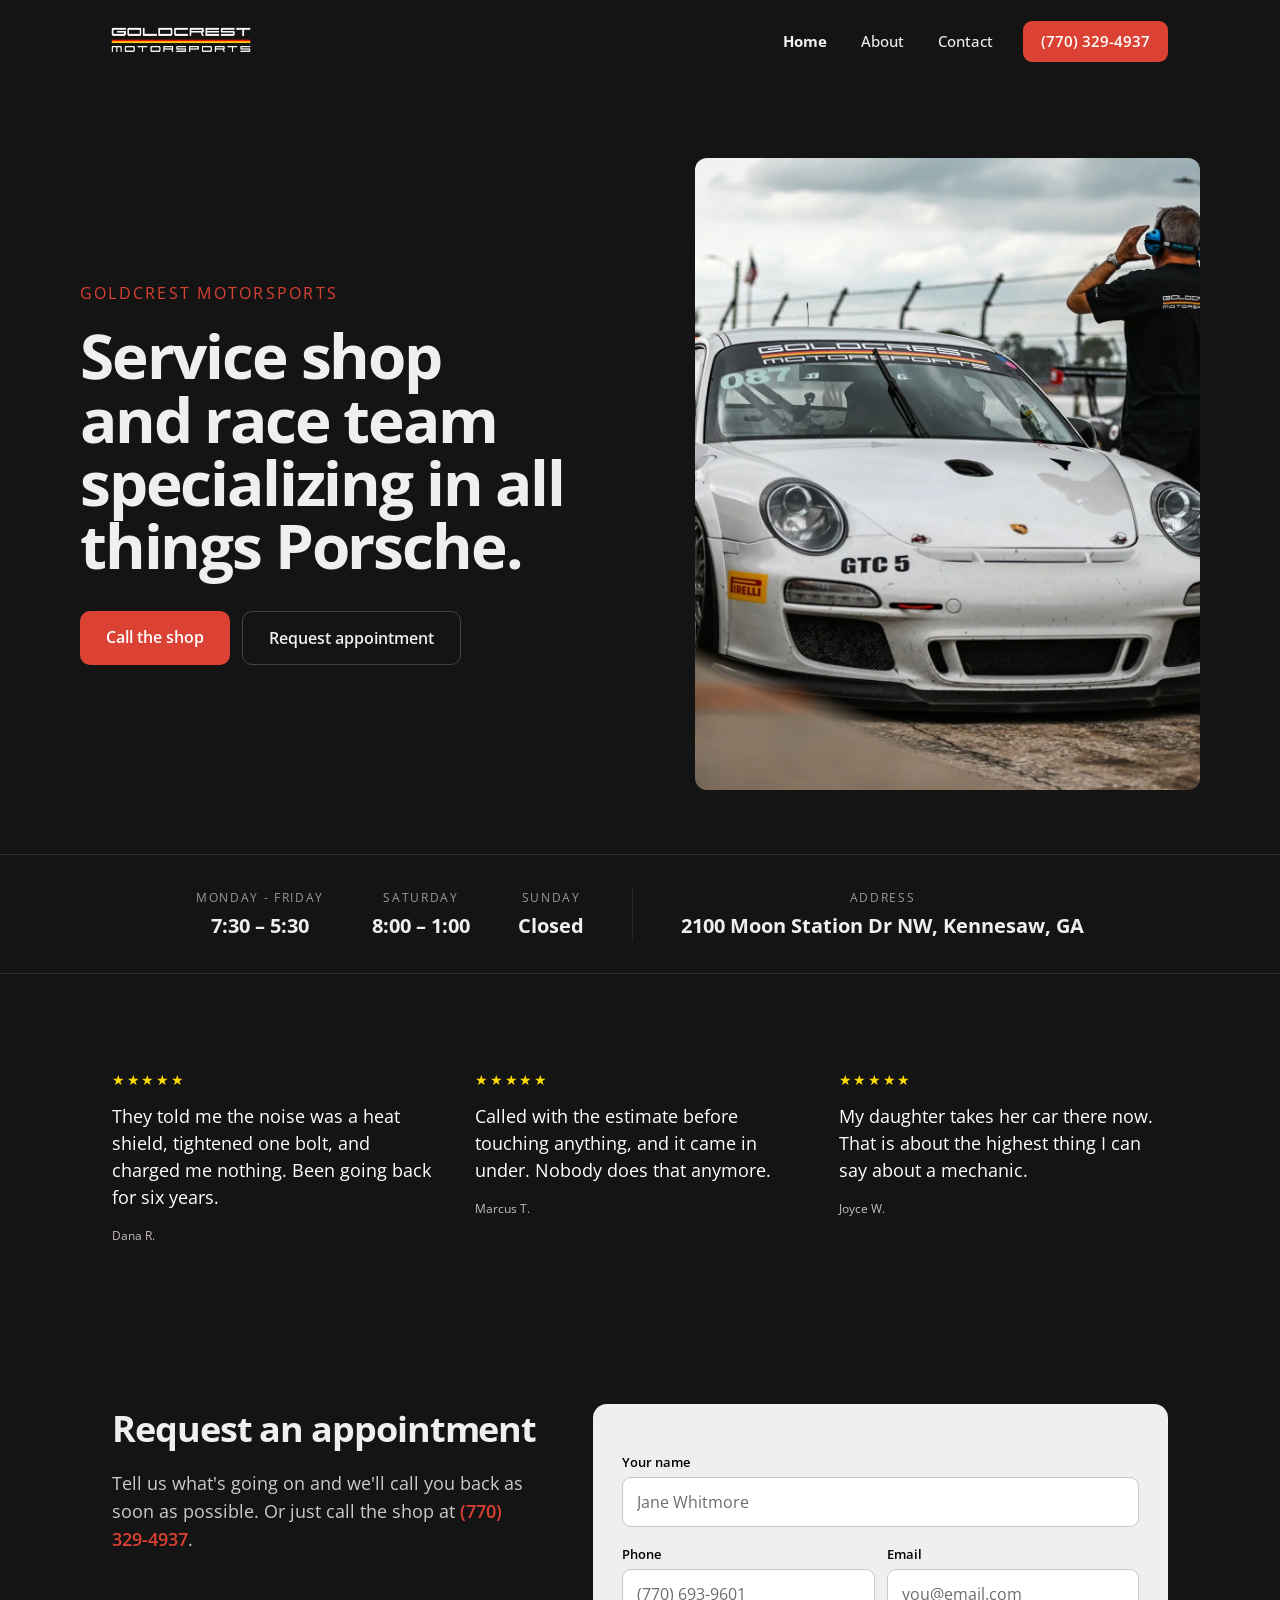
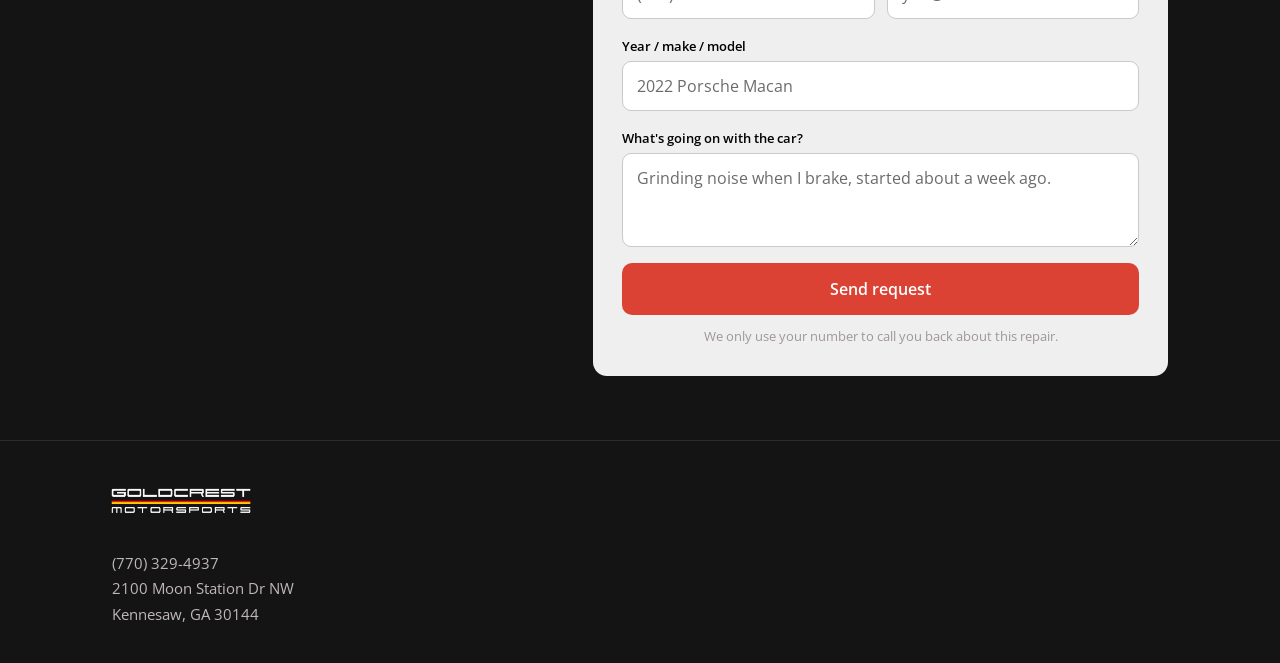
<file: index.html>
<!DOCTYPE html>
<html lang="en">
<head>
<meta charset="utf-8">
<meta name="viewport" content="width=device-width, initial-scale=1">
<title>Goldcrest Motorsports</title>
<!-- <meta name="description" content="Family-run auto repair shop in Kennesaw, GA since 1998. Oil changes, brakes, tires, diagnostics, and more — honest work, done right the first time."> -->
<link rel="preconnect" href="https://fonts.googleapis.com">
<link rel="preconnect" href="https://fonts.gstatic.com" crossorigin>
<link href="https://fonts.googleapis.com/css2?family=Open+Sans:wght@300;400;500;600;700;800&display=swap" rel="stylesheet">
<link rel="stylesheet" href="styles.css">
</head>
<body>

<header class="site-header">
  <div class="wrap">
    <a href="index.html" class="brand" style="color:inherit">
      <span class="brand-mark"></span>
      <img src="logo.png" alt="Goldcrest Motorsports" class="brand-logo">
    </a>
    <nav class="main-nav">
      <a class="nav-link" href="index.html" aria-current="page">Home</a>
      <a class="nav-link" href="about.html">About</a>
      <a class="nav-link" href="contact.html">Contact</a>
      <a class="nav-call" href="tel:7703294937">(770) 329-4937</a>
    </nav>
  </div>
</header>

<main>

  <section class="wrap hero">
    <div class="hero-content">
      <div class="eyebrow hero-eyebrow">GOLDCREST MOTORSPORTS</div>
      <h1>Service shop and race team specializing in all things Porsche.</h1>
      <!-- <p class="hero-lede">We're a neighborhood shop, not a chain. Two ASE‑certified techs, a clean bay, and a straight answer about what your car actually needs — and what it doesn't.</p> -->
      <div class="hero-actions">
        <a href="tel:7703294937" class="btn btn-primary">Call the shop</a>
        <a href="contact.html" class="btn btn-outline">Request appointment</a>
      </div>
    </div>
    <div class="photo-placeholder hero-photo">
      <img src="header-image.webp" alt="Goldcrest Motorsports at race track">
    </div>
  </section>

  <section class="stats-band">
    <div class="wrap stats-grid">
      <div class="hours-right">
        <div class="hours-item">
          <div class="hours-day">Monday - Friday</div>
          <div class="hours-time">7:30 – 5:30</div>
        </div>
        <div class="hours-item">
          <div class="hours-day">Saturday</div>
          <div class="hours-time">8:00 – 1:00</div>
        </div>
        <div class="hours-item">
          <div class="hours-day">Sunday</div>
          <div class="hours-time">Closed</div>
        </div>
        <div class="stats-divider" aria-hidden="true"></div>
        <div class="hours-item">
          <div class="hours-day">Address</div>
          <div class="hours-time">2100 Moon Station Dr NW, Kennesaw, GA</div>
        </div>
      </div>
    </div>
  </section>

  <!-- <section class="section section-panel">
    <div class="wrap">
      <div class="section-head">
        <h2>What we service</h2>
      </div> -->
    <!-- <div class="services-grid">
      <div class="service-card">
        <div class="service-num">01</div>
        <div class="service-name">Oil &amp; fluids</div>
        <div class="service-blurb">Full-service change, filter, top-offs.</div>
      </div>
      <div class="service-card">
        <div class="service-num">02</div>
        <div class="service-name">Brakes</div>
        <div class="service-blurb">Pads, rotors, lines, fluid.</div>
      </div>
      <div class="service-card">
        <div class="service-num">03</div>
        <div class="service-name">Tires &amp; alignment</div>
        <div class="service-blurb">Mount, balance, four-wheel align.</div>
      </div>
      <div class="service-card">
        <div class="service-num">04</div>
        <div class="service-name">Engine diagnostics</div>
        <div class="service-blurb">Check-engine lights, no-starts.</div>
      </div>
      <div class="service-card">
        <div class="service-num">05</div>
        <div class="service-name">A/C &amp; heating</div>
        <div class="service-blurb">Recharge, leaks, blower motors.</div>
      </div>
      <div class="service-card">
        <div class="service-num">06</div>
        <div class="service-name">Suspension &amp; steering</div>
        <div class="service-blurb">Struts, bushings, tie rods.</div>
      </div>
      <div class="service-card">
        <div class="service-num">07</div>
        <div class="service-name">Transmission</div>
        <div class="service-blurb">Service, leaks, and repair.</div>
      </div>
      <div class="service-card">
        <div class="service-num">08</div>
        <div class="service-name">Batteries &amp; electrical</div>
        <div class="service-blurb">Batteries, alternators, wiring.</div>
      </div>
    </div>
  </section> -->

  <section class="reviews-band">
    <div class="wrap">
      <div>
        <div class="stars">★★★★★</div>
        <p class="quote">They told me the noise was a heat shield, tightened one bolt, and charged me nothing. Been going back for six years.</p>
        <div class="who">Dana R.</div>
      </div>
      <div>
        <div class="stars">★★★★★</div>
        <p class="quote">Called with the estimate before touching anything, and it came in under. Nobody does that anymore.</p>
        <div class="who">Marcus T.</div>
      </div>
      <div>
        <div class="stars">★★★★★</div>
        <p class="quote">My daughter takes her car there now. That is about the highest thing I can say about a mechanic.</p>
        <div class="who">Joyce W.</div>
      </div>
    </div>
  </section>

  <!-- <section class="split-section">
    <div class="wrap">
      <div>
        <h2>Drop by, or give us a ring.</h2>
        <p>2100 Moon Station Dr NW, Kennesaw, GA 30144. Street parking out front, and there's coffee in the waiting room.</p>
        <a href="contact.html" class="btn btn-primary">Get directions &amp; hours</a>
      </div>
      <div class="photo-placeholder storefront-photo">
      <img src="front-shop.webp" alt="Goldcrest Motorsports shop front">
      </div>
    </div>
  </section> -->

  <section class="appointment-section">
    <div class="wrap">
      <div>
        <h2>Request an appointment</h2>
        <p class="intro-text">Tell us what's going on and we'll call you back as soon as possible. Or just call the shop at <a href="tel:7703294937" style="font-weight:600">(770) 329-4937</a>.</p>
        <!-- <div class="hours-line">Mon – Fri 7:30 – 5:30 · Sat 8:00 – 1:00<br>2100 Moon Station Dr NW, Kennesaw, GA</div> -->
      </div>
      <div class="form-card">
        <form action="https://api.staticforms.xyz/submit" method="POST">
          <input type="hidden" name="accessKey" value="YOUR-STATICFORMS-ACCESS-KEY">
          <input type="hidden" name="subject" value="New appointment request — Goldcrest Motorsports">
          <input type="hidden" name="replyTo" value="@">
          <input type="hidden" name="redirectTo" value="https://your-domain.com/thank-you.html">
          <input type="text" name="honeypot" value="" class="honeypot" autocomplete="off" tabindex="-1">
          <div class="form-grid">
            <label class="form-field span-2">
              <span>Your name</span>
              <input type="text" name="name" required placeholder="Jane Whitmore">
            </label>
            <label class="form-field">
              <span>Phone</span>
                <input type="tel" name="phone" required placeholder="(770) 693-9601">
            </label>
            <label class="form-field">
              <span>Email</span>
              <input type="email" name="email" placeholder="you@email.com">
            </label>
            <label class="form-field span-2">
              <span>Year / make / model</span>
              <input type="text" name="vehicle" placeholder="2022 Porsche Macan">
            </label>
            <label class="form-field span-2">
              <span>What's going on with the car?</span>
              <textarea name="message" rows="3" placeholder="Grinding noise when I brake, started about a week ago."></textarea>
            </label>
          </div>
          <button type="submit" class="btn btn-primary form-submit">Send request</button>
          <p class="form-note">We only use your number to call you back about this repair.</p>
        </form>
      </div>
    </div>
  </section>

</main>

<footer class="site-footer">
  <div class="wrap">
  <img src="logo.png" alt="Goldcrest Motorsports" class="brand-logo">
  <div class="footer-shop">
    <div class="footer-phone"><a href="tel:7703294937">(770) 329-4937</a></div>
    <div class="footer-address">2100 Moon Station Dr NW<br>Kennesaw, GA 30144</div>
  </div>
  </div>
</footer>

</body>
</html>
</file>
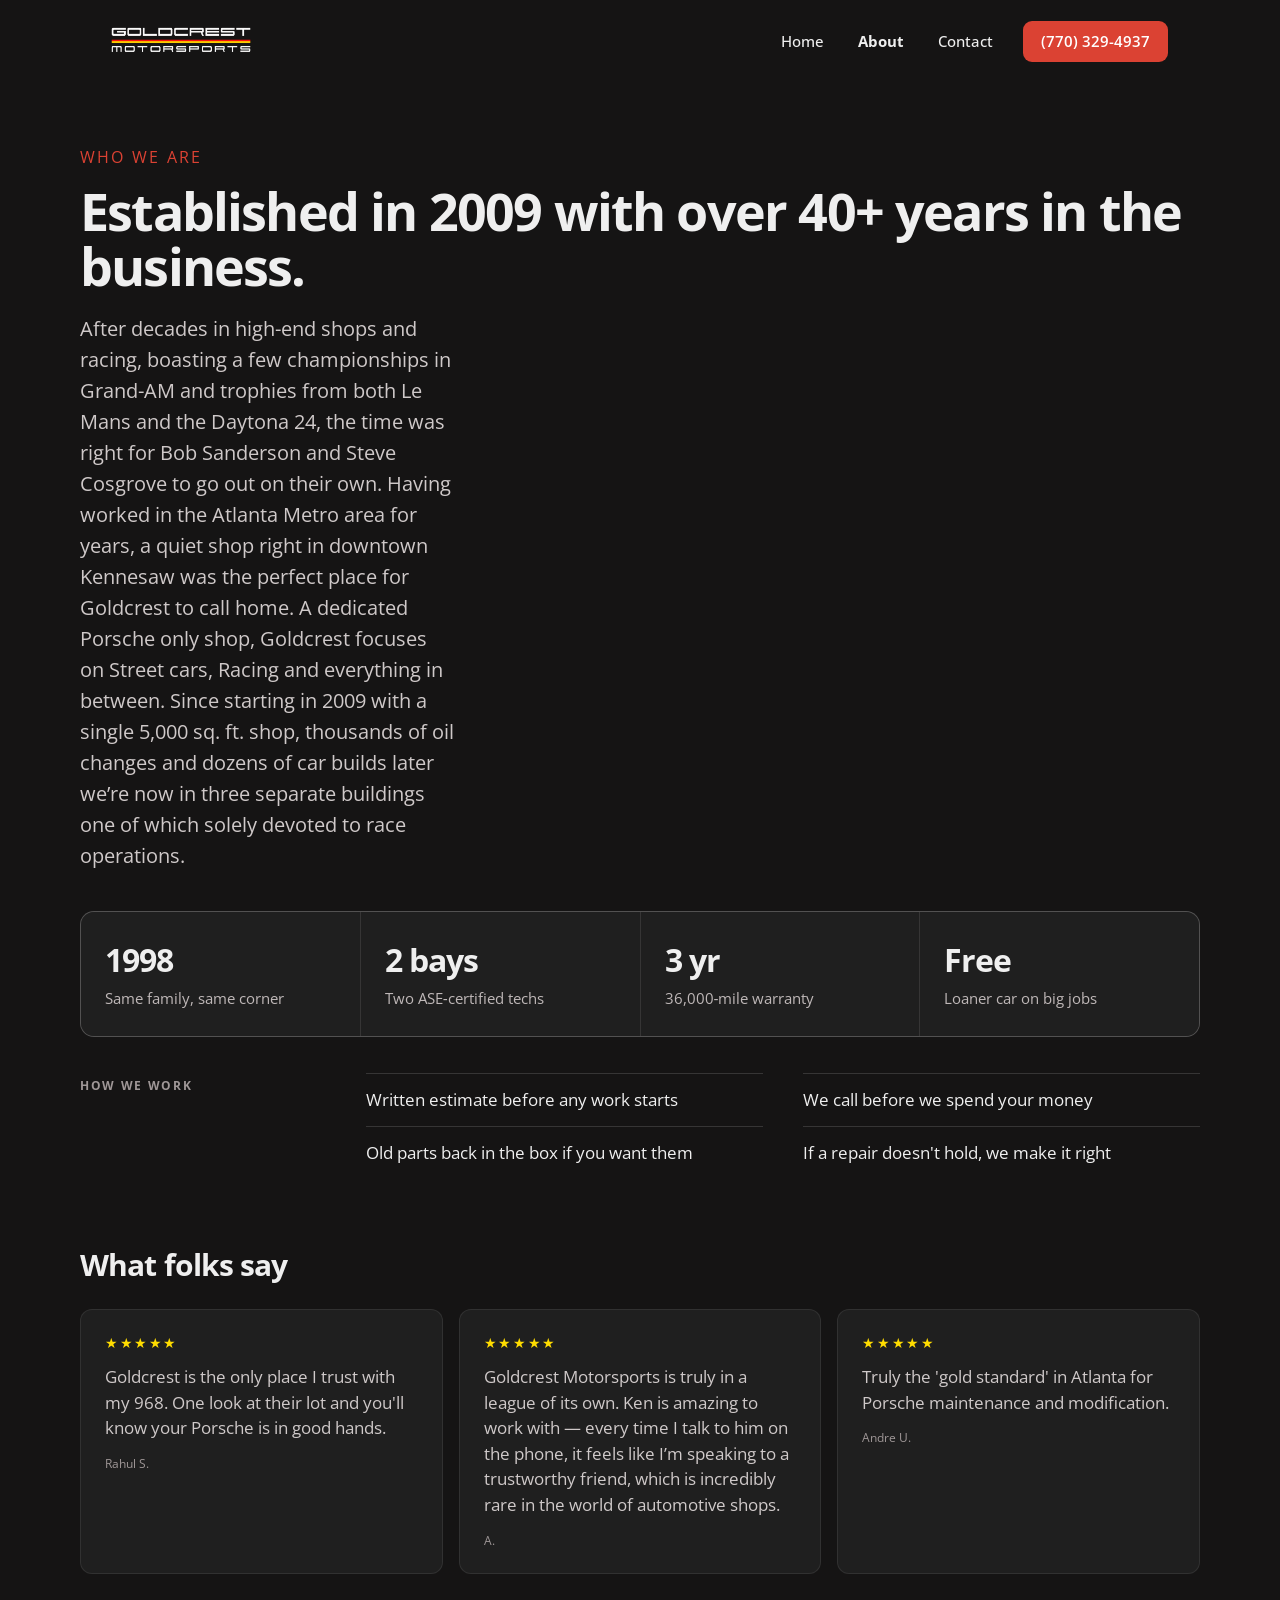
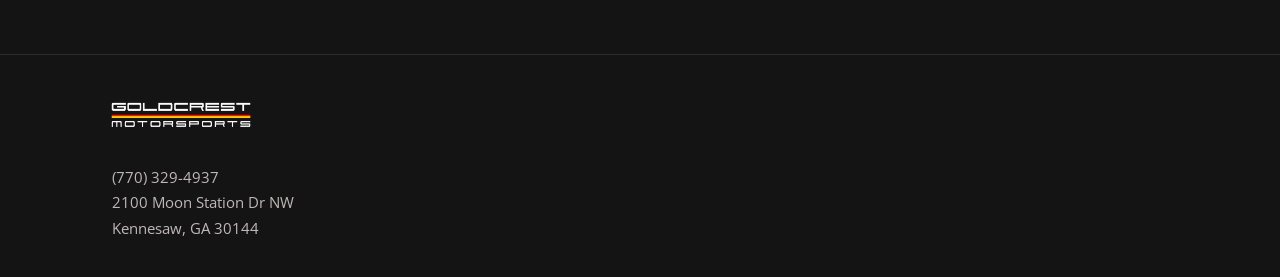
<file: about.html>
<!DOCTYPE html>
<html lang="en">
<head>
<meta charset="utf-8">
<meta name="viewport" content="width=device-width, initial-scale=1">
<title>About — Goldcrest Motorsports</title>
<meta name="description" content="A two-bay auto shop on the corner of Ridgeline and 4th. Family-run since 1998, two ASE-certified techs, no upsell.">
<link rel="preconnect" href="https://fonts.googleapis.com">
<link rel="preconnect" href="https://fonts.gstatic.com" crossorigin>
<link href="https://fonts.googleapis.com/css2?family=Open+Sans:wght@300;400;500;600;700;800&display=swap" rel="stylesheet">
<link rel="stylesheet" href="styles.css">
</head>
<body>

<header class="site-header">
  <div class="wrap">
    <a href="index.html" class="brand" style="color:inherit">
      <span class="brand-mark"></span>
      <img src="logo.png" alt="Goldcrest Motorsports" class="brand-logo">
    </a>
    <nav class="main-nav">
      <a class="nav-link" href="index.html">Home</a>
      <a class="nav-link" href="about.html" aria-current="page">About</a>
      <a class="nav-link" href="contact.html">Contact</a>
      <a class="nav-call" href="tel:7703294937">(770) 329-4937</a>
    </nav>
  </div>
</header>

<main>
  <div class="wrap page-hero page-body">
    <div class="eyebrow">Who we are</div>
    <h1 style="max-width:22em">Established in 2009 with over 40+ years in the business.</h1>
    <p class="about-sub">After decades in high-end shops and racing, boasting a few championships in Grand-AM and trophies from both Le Mans and the Daytona 24, the time was right for Bob Sanderson and Steve Cosgrove to go out on their own. Having worked in the Atlanta Metro area for years, a quiet shop right in downtown Kennesaw was the perfect place for Goldcrest to call home. A dedicated Porsche only shop, Goldcrest focuses on Street cars, Racing and everything in between. Since starting in 2009 with a single 5,000 sq. ft. shop, thousands of oil changes and dozens of car builds later we’re now in three separate buildings one of which solely devoted to race operations.</p>

    <div class="facts-strip">
      <div class="fact">
        <div class="fact-num">1998</div>
        <div class="fact-label">Same family, same corner</div>
      </div>
      <div class="fact">
        <div class="fact-num">2 bays</div>
        <div class="fact-label">Two ASE‑certified techs</div>
      </div>
      <div class="fact">
        <div class="fact-num">3 yr</div>
        <div class="fact-label">36,000‑mile warranty</div>
      </div>
      <div class="fact">
        <div class="fact-num">Free</div>
        <div class="fact-label">Loaner car on big jobs</div>
      </div>
    </div>

    <div class="how-we-work">
      <div class="how-we-work-label">How we work</div>
      <div class="how-we-work-list">
        <div>Written estimate before any work starts</div>
        <div>We call before we spend your money</div>
        <div>Old parts back in the box if you want them</div>
        <div>If a repair doesn't hold, we make it right</div>
      </div>
    </div>

    <!-- <div class="about-section"> -->
      <!-- <h2>Around the shop</h2> -->
      <!-- <div class="shop-photos">
        <div class="photo-placeholder tall"><span>the two bays</span></div>
        <div class="photo-placeholder"><span>waiting room</span></div>
        <div class="photo-placeholder"><span>tool wall</span></div>
        <div class="photo-placeholder wide"><span>team photo out front</span></div>
      </div> -->
    <!-- </div> -->

    <div class="about-section">
      <h2>What folks say</h2>
      <div class="reviews-grid-light">
        <div class="review-card">
          <div class="stars">★★★★★</div>
          <p class="quote">Goldcrest is the only place I trust with my 968. One look at their lot and you'll know your Porsche is in good hands.</p>
          <div class="who">Rahul S.</div>
        </div>
        <div class="review-card">
          <div class="stars">★★★★★</div>
          <p class="quote">Goldcrest Motorsports is truly in a league of its own. Ken is amazing to work with — every time I talk to him on the phone, it feels like I’m speaking to a trustworthy friend, which is incredibly rare in the world of automotive shops.</p>
          <div class="who">A.</div>
        </div>
        <div class="review-card">
          <div class="stars">★★★★★</div>
          <p class="quote">Truly the 'gold standard' in Atlanta for Porsche maintenance and modification.</p>
          <div class="who">Andre U.</div>
        </div>
      </div>
    </div>
  </div>
</main>

<footer class="site-footer">
  <div class="wrap">
  <img src="logo.png" alt="Goldcrest Motorsports" class="brand-logo">
  <div class="footer-shop">
    <div class="footer-phone"><a href="tel:7703294937">(770) 329-4937</a></div>
    <div class="footer-address">2100 Moon Station Dr NW<br>Kennesaw, GA 30144</div>
  </div>
  </div>
</footer>

</body>
</html>
</file>
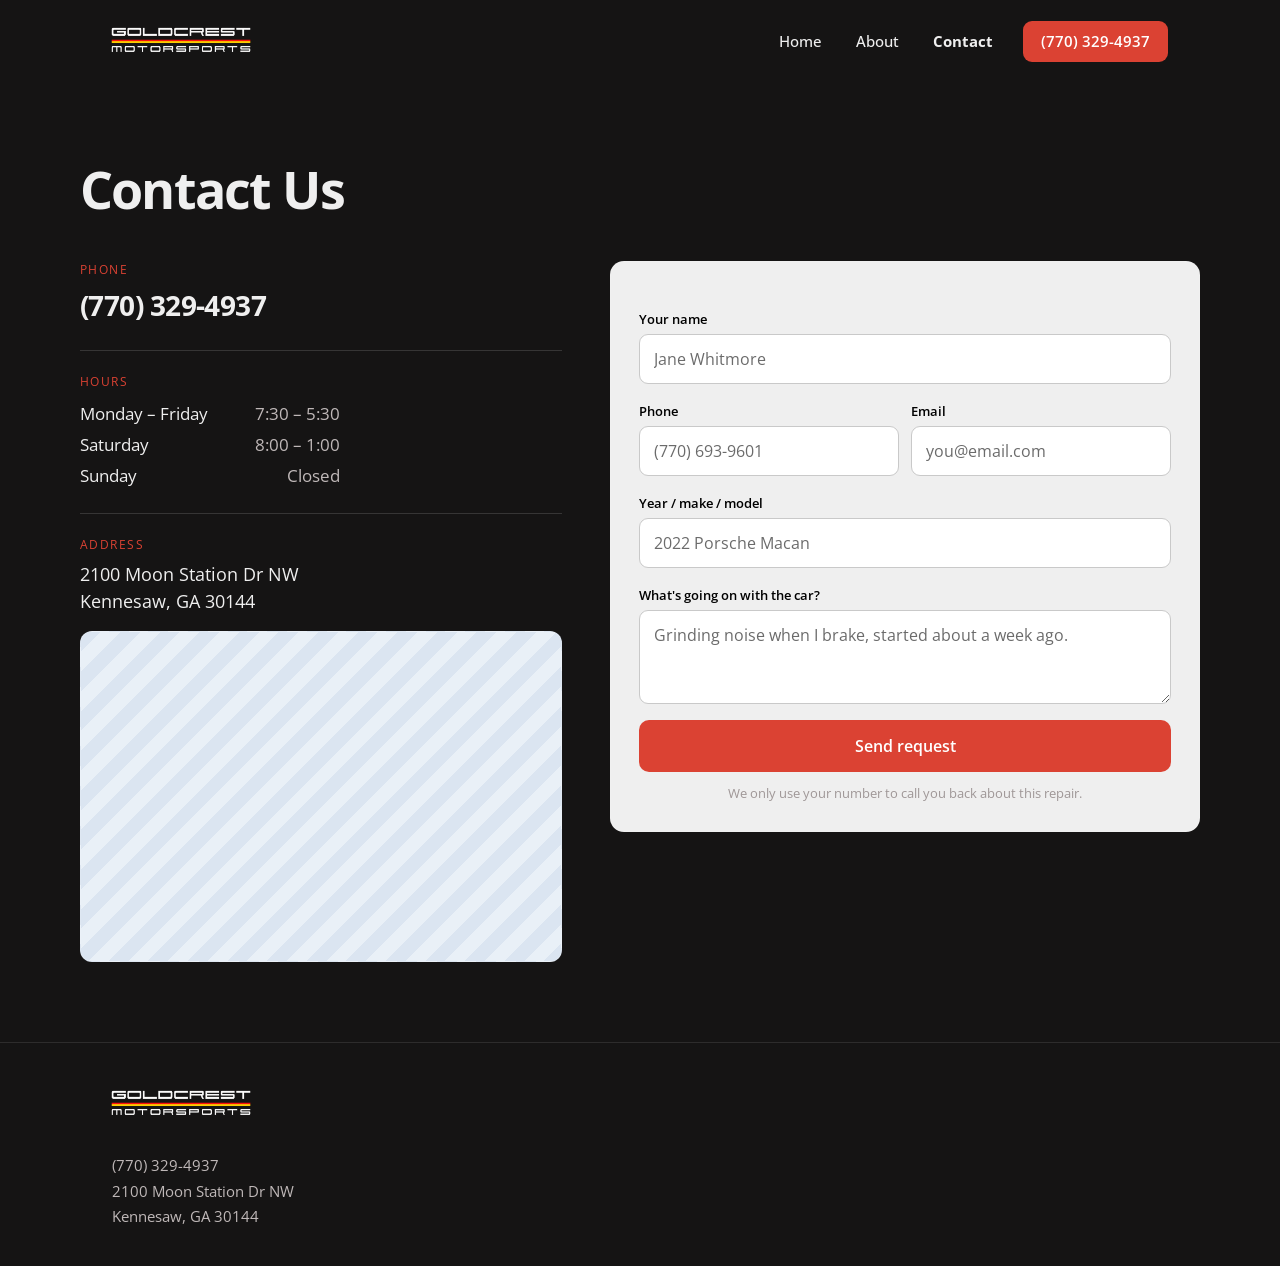
<file: contact.html>
<!DOCTYPE html>
<html lang="en">
<head>
<meta charset="utf-8">
<meta name="viewport" content="width=device-width, initial-scale=1">
<title>Contact — Goldcrest Motorsports</title>
<meta name="description" content="Call or request an appointment online.">
<link rel="preconnect" href="https://fonts.googleapis.com">
<link rel="preconnect" href="https://fonts.gstatic.com" crossorigin>
<link href="https://fonts.googleapis.com/css2?family=Open+Sans:wght@300;400;500;600;700;800&display=swap" rel="stylesheet">
<link rel="stylesheet" href="styles.css">
</head>
<body>

<header class="site-header">
  <div class="wrap">
    <a href="index.html" class="brand" style="color:inherit">
      <span class="brand-mark"></span>
      <img src="logo.png" alt="Goldcrest Motorsports" class="brand-logo">
    </a>
    <nav class="main-nav">
      <a class="nav-link" href="index.html">Home</a>
      <a class="nav-link" href="about.html">About</a>
      <a class="nav-link" href="contact.html" aria-current="page">Contact</a>
      <a class="nav-call" href="tel:7703294937">(770) 329-4937</a>
    </nav>
  </div>
</header>

<main>
  <div class="wrap page-hero page-body">
    <!-- <div class="eyebrow">Contact</div> -->
    <h1>Contact Us</h1>

    <div class="contact-grid">
      <div class="contact-info">
        <div class="contact-block">
          <div class="contact-label">Phone</div>
          <a href="tel:7703294937" class="contact-phone-link">(770) 329-4937</a>
        </div>
        <div class="contact-block">
          <div class="contact-label">Hours</div>
          <div class="hours-list">
            <div class="row"><span>Monday – Friday</span><span>7:30 – 5:30</span></div>
            <div class="row"><span>Saturday</span><span>8:00 – 1:00</span></div>
            <div class="row"><span>Sunday</span><span>Closed</span></div>
          </div>
        </div>
        <!-- <div class="contact-block">
          <div class="contact-label">Email</div>
          <div class="contact-email"><a href="mailto:shop@ridgelineauto.com">shop@ridgelineauto.com</a></div>
        </div> -->
        <div class="contact-block">
          <div class="contact-label">Address</div>
          <div class="contact-address">2100 Moon Station Dr NW<br>Kennesaw, GA 30144</div>
          <div class="map-placeholder">
            <iframe
              src="https://www.google.com/maps?q=2100+Moon+Station+Dr+NW+Kennesaw+GA&output=embed"
              allowfullscreen=""
              loading="lazy"
              referrerpolicy="no-referrer-when-downgrade"
            ></iframe>
          </div>
        </div>
      </div>

      <div>
        <div class="form-card">
          <form action="https://api.staticforms.xyz/submit" method="POST">
            <input type="hidden" name="accessKey" value="YOUR-STATICFORMS-ACCESS-KEY">
            <input type="hidden" name="subject" value="New appointment request — Goldcrest Motorsports">
            <input type="hidden" name="replyTo" value="@">
            <input type="hidden" name="redirectTo" value="https://your-domain.com/thank-you.html">
            <input type="text" name="honeypot" value="" class="honeypot" autocomplete="off" tabindex="-1">
            <div class="form-grid">
              <label class="form-field span-2">
                <span>Your name</span>
                <input type="text" name="name" required placeholder="Jane Whitmore">
              </label>
              <label class="form-field">
                <span>Phone</span>
                  <input type="tel" name="phone" required placeholder="(770) 693-9601">
              </label>
              <label class="form-field">
                <span>Email</span>
                <input type="email" name="email" placeholder="you@email.com">
              </label>
              <label class="form-field span-2">
                <span>Year / make / model</span>
                <input type="text" name="vehicle" placeholder="2022 Porsche Macan">
              </label>
              <label class="form-field span-2">
                <span>What's going on with the car?</span>
                <textarea name="message" rows="3" placeholder="Grinding noise when I brake, started about a week ago."></textarea>
              </label>
            </div>
            <button type="submit" class="btn btn-primary form-submit">Send request</button>
            <p class="form-note">We only use your number to call you back about this repair.</p>
          </form>
        </div>
      </div>
    </div>
  </div>
</main>

<footer class="site-footer">
  <div class="wrap">
  <img src="logo.png" alt="Goldcrest Motorsports" class="brand-logo">
  <div class="footer-shop">
    <div class="footer-phone"><a href="tel:7703294937">(770) 329-4937</a></div>
    <div class="footer-address">2100 Moon Station Dr NW<br>Kennesaw, GA 30144</div>
  </div>
  </div>
</footer>

</body>
</html>
</file>
<file: styles.css>
/* Goldcrest Motorsports — shared styles */

*, *::before, *::after { box-sizing: border-box; }

:root {
  --ink: #efefef; /* primary text on dark bg */
  --ink-muted: #cfc9c9;
  --ink-muted-2: #bfb8b8;
  --ink-muted-3: #9f9797;
  --ink-muted-4: #7f7777;
  --blue: #DB4233;
  --blue-hover: #b63a2b;
  --blue-active: #DB4233;
  --panel: #1f1f1f; /* panels slightly lighter than page bg */
  --line-06: rgba(255, 255, 255, .04);
  --line-10: rgba(255, 255, 255, .08);
  --line-12: rgba(255, 255, 255, .10);
  --line-14: rgba(255, 255, 255, .14);
  --line-18: rgba(255, 255, 255, .18);
  --line-20: rgba(255, 255, 255, .20);
  --dark-bg: #151414; /* overall page background */
  --dark-text: #ffffff;
  --dark-quote: #FFDC00;
  --dark-muted: #c7bdbe;
}

html, body { margin: 0; }

body {
  background: var(--dark-bg);
  color: var(--ink);
  font-family: 'Open Sans', Helvetica, Arial, sans-serif;
  -webkit-font-smoothing: antialiased;
  overflow-x: hidden; /* guard against full-bleed / long-word overflow on small screens */
}

a { color: var(--blue); text-decoration: none; }
a:hover { color: var(--blue-hover); }

h1, h2, h3, p { margin: 0; }

.wrap {
  max-width: 1120px;
  margin: 0 auto;
  padding-left: 32px;
  padding-right: 32px;
}

/* Header */

.site-header {
  position: sticky;
  top: 0;
  z-index: 20;
  background: var(--dark-bg);
  backdrop-filter: blur(6px);
  border-bottom: 0;
}

.site-header .wrap {
  padding-top: 16px;
  padding-bottom: 16px;
  display: flex;
  align-items: center;
  justify-content: space-between;
  gap: 32px;
}

.brand {
  display: flex;
  align-items: baseline;
  gap: 10px;
}

.brand-mark { display: none; }

/* .brand-mark {
  width: 14px;
  height: 14px;
  background: var(--blue);
  border-radius: 3px;
} */

.brand-name {
  font-size: 19px;
  font-weight: 700;
  letter-spacing: -.02em;
  color: var(--ink);
}

/* Logo in the header */
.brand-logo {
  height: 50px;
  display: block;
  object-fit: contain;
  /* nudge left to offset the logo PNG's transparent padding so the
     visible mark lines up with the hero text's left edge */
  margin-left: -6px;
}

.main-nav {
  display: flex;
  align-items: center;
  gap: 6px;
}

.main-nav a.nav-link {
  font-size: 14.5px;
  font-weight: 500;
  color: var(--ink);
  padding: 9px 14px;
  border-radius: 8px;
}

.main-nav a.nav-link:hover {
  background: var(--line-06);
  color: var(--ink);
}

.main-nav a.nav-link[aria-current="page"] {
  font-weight: 700;
}

.nav-call {
  margin-left: 10px;
  background: #DB4233;
  color: #ffffff;
  padding: 11px 18px;
  border-radius: 9px;
  font-size: 14.5px;
  font-weight: 600;
}

.nav-call:hover {
  background: var(--blue-hover);
  color: #ffffff;
}

/* Buttons */

.btn {
  display: inline-block;
  font-family: inherit;
  font-size: 16px;
  font-weight: 600;
  padding: 15px 26px;
  border-radius: 10px;
  border: 0;
  cursor: pointer;
}

.btn-primary { background: var(--blue); color: #fff; }
.btn-primary:hover { background: var(--blue-active); color: #fff; }

.btn-outline {
  border: 1px solid var(--line-20);
  background: none;
  color: var(--ink);
}
.btn-outline:hover { background: rgba(22, 35, 58, .05); }

/* Eyebrow label */

.eyebrow {
  font-size: 16px;
  letter-spacing: .14em;
  text-transform: uppercase;
  color: var(--blue);
}

/* Photo placeholder */

.photo-placeholder {
  border-radius: 14px;
  background-image: repeating-linear-gradient(135deg, rgba(255,255,255,0.02) 0 12px, rgba(255,255,255,0.01) 12px 24px);
  border: 1px solid var(--line-10);
  display: flex;
  align-items: flex-end;
  padding: 20px;
}

.photo-placeholder span {
  font-size: 12px;
  color: var(--ink-muted-3);
  background: rgba(255, 255, 255, .92);
  padding: 7px 10px;
  border-radius: 6px;
}

/* Make images inside placeholders fill the area */
.photo-placeholder img {
  width: 100%;
  height: auto;
  display: block;
  border-radius: 12px;
}

/* Make hero-photo image fill its placeholder with no border */
.hero-photo {
  aspect-ratio: 4 / 5;
  padding: 0;
  background: none;
  border: 0;
  border-radius: 12px;
  overflow: hidden;
}

.hero-photo img {
  width: 100%;
  height: 100%;
  display: block;
  object-fit: cover;
  border-radius: 0;
}

/* Specific hero image sizing hook when using srcset/picture */
/* removed .hero-image rule when reverting responsive srcset */

/* Hero */

.hero {
  padding: 76px 0 64px;
  display: grid;
  grid-template-columns: 1.05fr .95fr;
  gap: 56px;
  align-items: center;
}

.hero-eyebrow { margin-bottom: 20px; }

.hero h1 {
  font-size: 62px;
  line-height: 1.02;
  letter-spacing: -.035em;
  font-weight: 700;
  text-wrap: balance;
  overflow-wrap: break-word;
}

.hero-lede {
  margin-top: 24px;
  font-size: 18.5px;
  line-height: 1.6;
  color: var(--ink-muted);
  max-width: 34em;
  text-wrap: pretty;
}

.hero-actions {
  display: flex;
  gap: 12px;
  margin-top: 34px;
  flex-wrap: wrap;
}

.hours-panel {
  margin-top: 40px;
  border: 1px solid var(--line-14);
  border-radius: 12px;
  background: var(--panel);
  padding: 20px 24px;
  display: flex;
  align-items: center;
  gap: 32px;
  flex-wrap: wrap;
  max-width: 34em;
}

.hours-panel-label {
  font-size: 11.5px;
  font-weight: 700;
  letter-spacing: .16em;
  text-transform: uppercase;
  color: var(--blue);
  align-items: center;
}

.hours-panel-today {
  font-size: 30px;
  font-weight: 700;
  letter-spacing: -.02em;
  margin-top: 4px;
}

.hours-panel-week {
  display: flex;
  flex-direction: column;
  gap: 6px;
  align-items: center;
  font-size: 15px;
  color: var(--ink-muted);
  border-left: 1px solid var(--line-14);
  padding-left: 32px;
}

.hours-panel-week .row {
  display: flex;
  justify-content: space-between;
  gap: 24px;
  min-width: 190px;
}

.hours-panel-week .row span:first-child {
  font-weight: 600;
  color: var(--ink);
}

.hero-photo { aspect-ratio: 4 / 5; }

/* Stats band */

.stats-band {
  border-top: 1px solid var(--line-12);
  border-bottom: 1px solid var(--line-12);
  background: var(--dark-bg);
}

.stats-band .wrap {
  padding: 32px 32px;
  display: flex;
  align-items: center;
  justify-content: center;
  gap: 28px;
}

/* New stats layout: left stats, divider, and hours on the right */
.stats-left {
  display: flex;
  gap: 48px;
  align-items: center;
}
.stats-left .stat { min-width: 180px; }
.stats-divider {
  width: 1px;
  height: 54px;
  background: var(--line-12);
  opacity: .7;
}
.hours-right {
  display: flex;
  gap: 48px;
  align-items: center;
  justify-content: center;
}
.hours-item { text-align: center; }
.hours-day {
  font-size: 12px;
  letter-spacing: .14em;
  text-transform: uppercase;
  color: var(--ink-muted-3);
}
.hours-time {
  font-size: 20px;
  font-weight: 700;
  color: var(--ink);
  margin-top: 6px;
}

@media (max-width: 900px) {
  .stats-band .wrap { flex-direction: column; align-items: center; gap: 20px; }
  .hours-right { width: 100%; gap: 18px 28px; flex-wrap: wrap; }
  .hours-item { text-align: center; }
  .stats-divider { display: none; }
}

/* When the hours panel is placed inside the stats band, make it span the full wrap and center */
.stats-band .wrap .hours-panel {
  grid-column: 1 / -1;
  margin: 0 auto;
  max-width: 720px;
  padding-top: 0;
}

.stat-num {
  font-size: 34px;
  font-weight: 700;
  letter-spacing: -.03em;
}

.stat-label {
  font-size: 14.5px;
  color: var(--ink-muted-2);
  margin-top: 4px;
}

/* Services grid (home) */

.section { padding: 72px 0; background: #ffffff; }

/* Full-width light panel for specific sections */
.section-panel {
  background: #262325; /* darker gray */
  color: #ffffff;
}
.section-panel .wrap {
  padding-left: 5;
  padding-right: 5px;
}
/* Ensure headings and text inside the darker panel are readable */
.section-panel h2,
.section-panel .stat-label,
.section-panel .stat-num,
.section-panel p,
.section-panel .service-name,
.section-panel .service-blurb {
  color: inherit;
}

.section-head {
  display: flex;
  align-items: baseline;
  justify-content: space-between;
  gap: 24px;
  margin-bottom: 32px;
}

.section-head h2 {
  font-size: 36px;
  font-weight: 700;
  letter-spacing: -.03em;
}

.services-grid {
  display: grid;
  grid-template-columns: repeat(4, 1fr);
  gap: 16px;
}

.service-card {
  background: var(--panel);
  border: 1px solid var(--line-10);
  border-radius: 12px;
  padding: 22px;
}

.service-card:hover { border-color: var(--blue); }

.service-num { font-size: 11.5px; color: var(--blue); }

.service-name {
  font-size: 17px;
  font-weight: 600;
  margin-top: 12px;
  letter-spacing: -.01em;
}

.service-blurb {
  font-size: 14px;
  line-height: 1.5;
  color: var(--ink-muted-2);
  margin-top: 7px;
}

/* Reviews */

.reviews-band {
  background: var(--dark-bg);
  color: #ffffff;
  position: relative;
  left: 50%;
  right: 50%;
  margin-left: -50vw;
  margin-right: -50vw;
  width: 100vw;
  box-sizing: border-box;
  padding: 96px 0; /* increased vertical padding for more breathing room */
}

.reviews-band .wrap {
  padding: 0 32px; /* keep horizontal gutters inside full-bleed band */
  max-width: 1120px;
  margin: 0 auto;
  display: grid;
  grid-template-columns: repeat(3, 1fr);
  gap: 34px;
}

.reviews-band .stars { font-size: 14px; color: var(--dark-quote); letter-spacing: .12em; }
.reviews-band .quote { font-size: 17.5px; line-height: 1.55; margin-top: 14px; text-wrap: pretty; }
.reviews-band .who { font-size: 12px; color: var(--dark-muted); margin-top: 16px; }

.reviews-grid-light {
  display: grid;
  grid-template-columns: repeat(3, 1fr);
  gap: 16px;
  margin-top: 24px;
}

.review-card {
  background: var(--panel);
  border: 1px solid var(--line-10);
  border-radius: 12px;
  padding: 24px;
}

.review-card .stars { font-size: 13.5px; color: var(--dark-quote); letter-spacing: .12em; }
.review-card .quote { font-size: 16.5px; line-height: 1.55; margin-top: 12px; color: var(--ink-muted); text-wrap: pretty; }
.review-card .who { font-size: 12px; color: var(--ink-muted-3); margin-top: 14px; }

/* Drop-by split section */

.split-section {
  padding: 72px 0;
  display: grid;
  grid-template-columns: 1fr 1fr;
  gap: 24px;
  background: #1E1C1C;
  align-items: center;
}

/* Ensure the inner wrap uses a two-column grid so content and image sit side-by-side */
.split-section .wrap {
  display: grid;
  grid-template-columns: 1fr 1fr;
  gap: 24px;
  align-items: center;
}

.split-section h2 {
  font-size: 36px;
  font-weight: 700;
  background: #1E1C1C;
  letter-spacing: -.03em;
}

.split-section {
  padding: 72px 0;
  display: grid;
  grid-template-columns: 1fr 1fr;
  gap: 24px;
  align-items: center;
  background: #1E1C1C;
}

.split-section .btn { margin-top: 26px; }

.storefront-photo { aspect-ratio: 16 / 10; }

/* Appointment section */

.appointment-section {
  /* border-top: 1px solid var(--line-12); */
  background: var(--dark-bg);
}

.appointment-section .wrap {
  padding: 64px 32px;
  display: grid;
  grid-template-columns: .85fr 1.15fr;
  gap: 56px;
  align-items: start;
}

.appointment-section h2 {
  font-size: 36px;
  font-weight: 700;
  letter-spacing: -.03em;
}

.appointment-section .intro-text {
  margin-top: 16px;
  font-size: 17.5px;
  line-height: 1.6;
  color: var(--ink-muted);
}

.appointment-section .hours-line {
  margin-top: 24px;
  font-size: 15.5px;
  line-height: 1.6;
  color: var(--ink-muted-2);
}

.form-card {
  background: var(--ink);
  border: 1px solid var(--line-10);
  border-radius: 14px;
  padding: 28px;
}

.form-card h3 {
  font-size: 21px;
  font-weight: 700;
  letter-spacing: -.02em;
}

.form-card .form-sub {
  margin-top: 8px;
  font-size: 15.5px;
  color: var(--ink-muted-2);
}

/* Small spacer between form heading/subtext and first field */
.form-spacer { height: 24px; }

.form-grid {
  display: grid;
  grid-template-columns: minmax(0, 1fr) minmax(0, 1fr);
  row-gap: 18px;
  column-gap: 12px;
  margin-top: 20px;
}

.form-field {
  display: flex;
  flex-direction: column;
  gap: 6px;
}

.form-field.span-2 { grid-column: span 2; }

.form-field span {
  font-size: 13px;
  font-weight: 600;
  color: #000000;
}

.form-field input,
.form-field textarea {
  font-family: inherit;
  font-size: 15.5px;
  padding: 13px 14px;
  border: 1px solid #c9c9c9;
  border-radius: 9px;
  background: #fff;
  color: #000000;
}

.form-field input::placeholder,
.form-field textarea::placeholder {
  color: #6b6b6b;
}

.form-field input:focus,
.form-field textarea:focus {
  outline: none;
  border-color: var(--blue);
}

.form-field textarea { resize: vertical; }

.form-submit {
  margin-top: 16px;
  width: 100%;
}

.form-note {
  margin-top: 12px;
  font-size: 13px;
  text-align: center;
  line-height: 1.5;
  color: var(--ink-muted-3);
}

.honeypot { display: none; }

/* Page hero (About / Contact) */

.page-hero {
  padding: 64px 0 0;
}

.page-hero h1 {
  font-size: 52px;
  line-height: 1.05;
  letter-spacing: -.035em;
  font-weight: 700;
  margin-top: 16px;
}

.page-body { padding-bottom: 80px; }

/* About page */

.about-sub {
  margin-top: 20px;
  font-size: 20px;
  line-height: 1.55;
  color: var(--ink-muted);
  max-width: 34ch;
}

.facts-strip {
  display: grid;
  grid-template-columns: repeat(4, minmax(0, 1fr));
  gap: 1px;
  background: var(--line-14);
  border: 1px solid var(--line-14);
  border-radius: 14px;
  overflow: hidden;
  margin-top: 40px;
}

.facts-strip .fact {
  background: var(--panel);
  padding: 26px 24px;
}

.facts-strip .fact-num {
  font-size: 32px;
  font-weight: 700;
  letter-spacing: -.03em;
  color: var(--ink);
}

.facts-strip .fact-label {
  font-size: 15px;
  line-height: 1.5;
  color: var(--ink-muted-2);
  margin-top: 6px;
}

.how-we-work {
  display: grid;
  grid-template-columns: repeat(4, minmax(0, 1fr));
  gap: 24px;
  margin-top: 36px;
}

.how-we-work-label {
  grid-column: span 1;
  font-size: 12px;
  font-weight: 700;
  letter-spacing: .14em;
  text-transform: uppercase;
  color: var(--ink-muted-3);
  padding-top: 4px;
}

.how-we-work-list {
  grid-column: span 3;
  display: grid;
  grid-template-columns: repeat(2, minmax(0, 1fr));
  column-gap: 40px;
}

.how-we-work-list div {
  font-size: 16.5px;
  line-height: 1.5;
  border-top: 1px solid var(--line-14);
  padding: 14px 0;
}

.about-section { margin-top: 64px; }

.about-section h2 {
  font-size: 30px;

/* Ensure storefront image fills its placeholder and doesn't push the grid */
.split-section .photo-placeholder { min-width: 0; overflow: hidden; }
.split-section .photo-placeholder img { width: 100%; height: 100%; display: block; object-fit: cover; }
  font-weight: 700;
  letter-spacing: -.03em;
}

.shop-photos {
  display: grid;
  grid-template-columns: 2fr 1fr 1fr;
  grid-template-rows: 200px 200px;
  gap: 16px;
  margin-top: 24px;
}

.shop-photos .photo-placeholder { padding: 16px; border-radius: 12px; }
.shop-photos .photo-placeholder span { font-size: 11.5px; padding: 6px 9px; }
.shop-photos .tall { grid-row: span 2; }
.shop-photos .wide { grid-column: span 2; }

/* Contact page */

.contact-grid {
  display: grid;
  grid-template-columns: .9fr 1.1fr;
  gap: 48px;
  margin-top: 44px;
  align-items: start;
}

.contact-info {
  display: flex;
  flex-direction: column;
  gap: 26px;
}

.contact-block {
  border-top: 1px solid var(--line-14);
  padding-top: 22px;
}

.contact-block:first-child { border-top: 0; padding-top: 0; }

.contact-label {
  font-size: 12px;
  letter-spacing: .12em;
  text-transform: uppercase;
  color: var(--blue);
}

.contact-phone-link {
  display: inline-block;
  margin-top: 8px;
  font-size: 28px;
  font-weight: 700;
  letter-spacing: -.02em;
  color: var(--ink);
}

.contact-phone-link:hover { color: var(--blue); }

.hours-list {
  margin-top: 12px;
  display: flex;
  flex-direction: column;
  gap: 8px;
  font-size: 16.5px;
}

.hours-list .row {
  display: flex;
  justify-content: space-between;
  max-width: 260px;
}

.hours-list .row span:last-child { color: var(--ink-muted-2); }

.contact-email { margin-top: 8px; font-size: 17px; }

.contact-address { margin-top: 8px; font-size: 18px; line-height: 1.5; }

.map-placeholder {
  margin-top: 16px;
  aspect-ratio: 16 / 11;
  border-radius: 12px;
  background-image: repeating-linear-gradient(135deg, #dbe5f1 0 14px, #e9f0f7 14px 28px);
  border: 1px solid var(--line-10);
  display: flex;
  align-items: center;
  justify-content: center;
}

.map-placeholder span {
  font-size: 12.5px;
  color: var(--ink-muted-3);
  background: rgba(255, 255, 255, .94);
  padding: 9px 13px;
  border-radius: 7px;
}

/* Make embedded map fill the placeholder */
.map-placeholder iframe {
  width: 100%;
  height: 100%;
  min-height: 260px;
  border-radius: 12px;
  border: 0;
}

/* Footer */

.site-footer {
  border-top: 1px solid var(--line-12);
  background: var(--dark-bg);
}

.site-footer .wrap {
  padding: 36px 32px;
  display: flex;
  flex-direction: column;
  align-items: flex-start;
  gap: 24px;
}

.footer-shop { font-size: 15px; color: var(--ink-muted-2); line-height: 1.7; }
.footer-shop a { color: inherit; }
.footer-shop a:hover { color: var(--blue); }
.footer-copy { font-size: 12.5px; color: var(--ink-muted-3); }

/* Responsive */

@media (max-width: 1100px) {
  .hero h1 { font-size: 52px; }
}

@media (max-width: 900px) {
  .hero { grid-template-columns: 1fr; }
  .hero h1 { font-size: 46px; }
  .hero-photo { order: -1; aspect-ratio: 16 / 9; }
  .appointment-section .wrap { grid-template-columns: 1fr; }
  .contact-grid { grid-template-columns: 1fr; }
  .split-section { grid-template-columns: 1fr; }
  .split-section .storefront-photo { order: -1; }
  .services-grid { grid-template-columns: repeat(2, 1fr); }
}

@media (max-width: 700px) {
  .stats-band .wrap { grid-template-columns: repeat(2, 1fr); }
  .facts-strip { grid-template-columns: repeat(2, minmax(0, 1fr)); }
  .how-we-work { grid-template-columns: 1fr; }
  .how-we-work-list { grid-column: span 1; grid-template-columns: 1fr; }
  .shop-photos { grid-template-columns: 1fr 1fr; grid-template-rows: 160px 160px 160px; }
  .shop-photos .tall { grid-row: span 1; }
}

@media (max-width: 640px) {
  .hero { padding: 48px 0 48px; gap: 32px; }
  .hero h1 { font-size: 38px; letter-spacing: -.02em; }
  .page-hero h1 { font-size: 34px; }
  .section-head h2, .split-section h2, .appointment-section h2, .about-section h2 { font-size: 26px; }
  .about-sub { font-size: 17px; }
  .reviews-band { padding: 64px 0; }
  .reviews-band .wrap, .reviews-grid-light { grid-template-columns: 1fr; gap: 28px; }
  .services-grid { grid-template-columns: 1fr; }
  .form-grid { grid-template-columns: 1fr; }
  .form-field.span-2 { grid-column: span 1; }
  .hours-right { flex-direction: column; gap: 14px; }
  .site-header .wrap { flex-wrap: wrap; gap: 12px 16px; padding-bottom: 12px; }
  .main-nav { flex-wrap: wrap; row-gap: 4px; }
  .hero-actions { width: 100%; }
  .hero-actions .btn { flex: 1 1 100%; text-align: center; }
}

@media (max-width: 480px) {
  .wrap { padding-left: 20px; padding-right: 20px; }
  .facts-strip { grid-template-columns: 1fr; }
  .facts-strip .fact { padding: 20px; }
  .reviews-band .wrap { padding-left: 20px; padding-right: 20px; }
  .hero h1 { font-size: 32px; }
  .hero-eyebrow { font-size: 13px; letter-spacing: .1em; margin-bottom: 14px; }
  .appointment-section .wrap { padding: 44px 20px; }
  .appointment-section .intro-text { font-size: 16px; }
  .stats-band .wrap { padding: 26px 20px; }
  .site-footer .wrap { padding: 32px 20px; }
  .main-nav { gap: 4px; }
  .main-nav a.nav-link { padding: 8px 10px; }
  .nav-call { margin-left: 0; }
}
</file>
